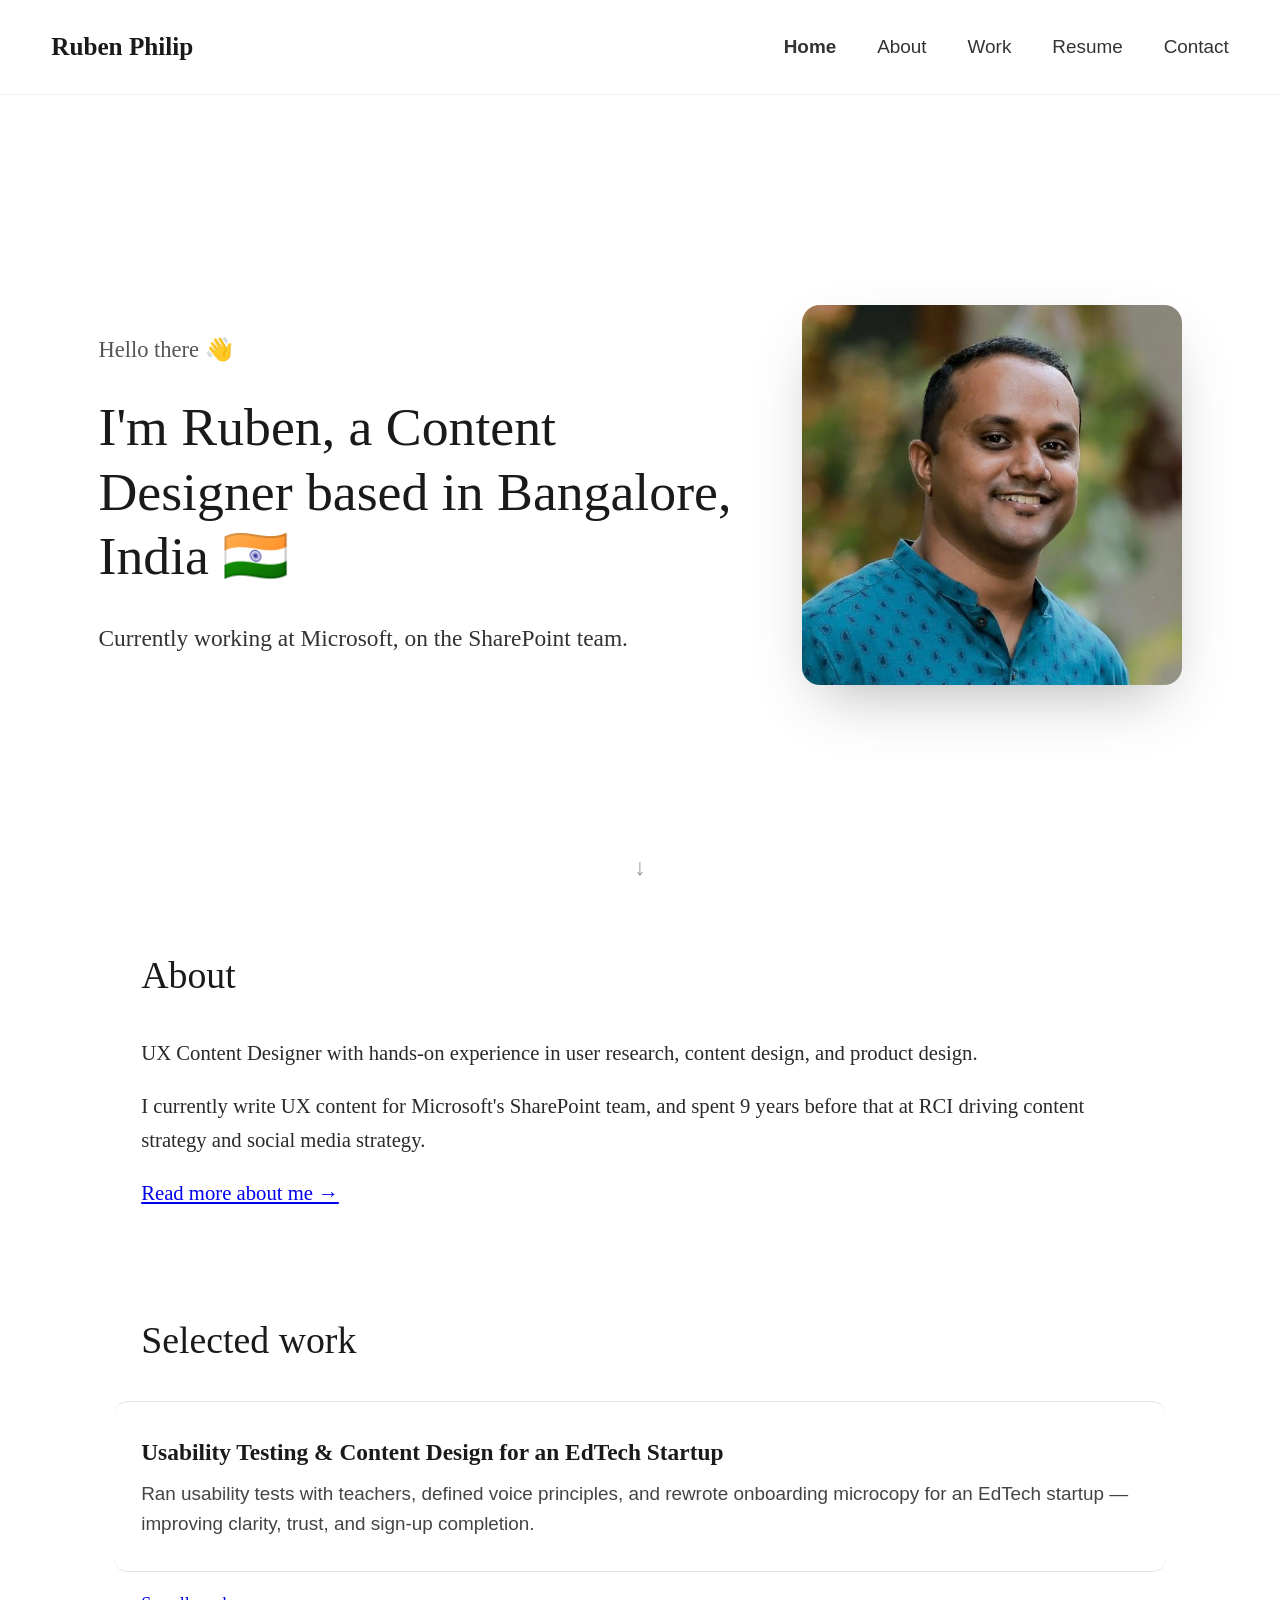
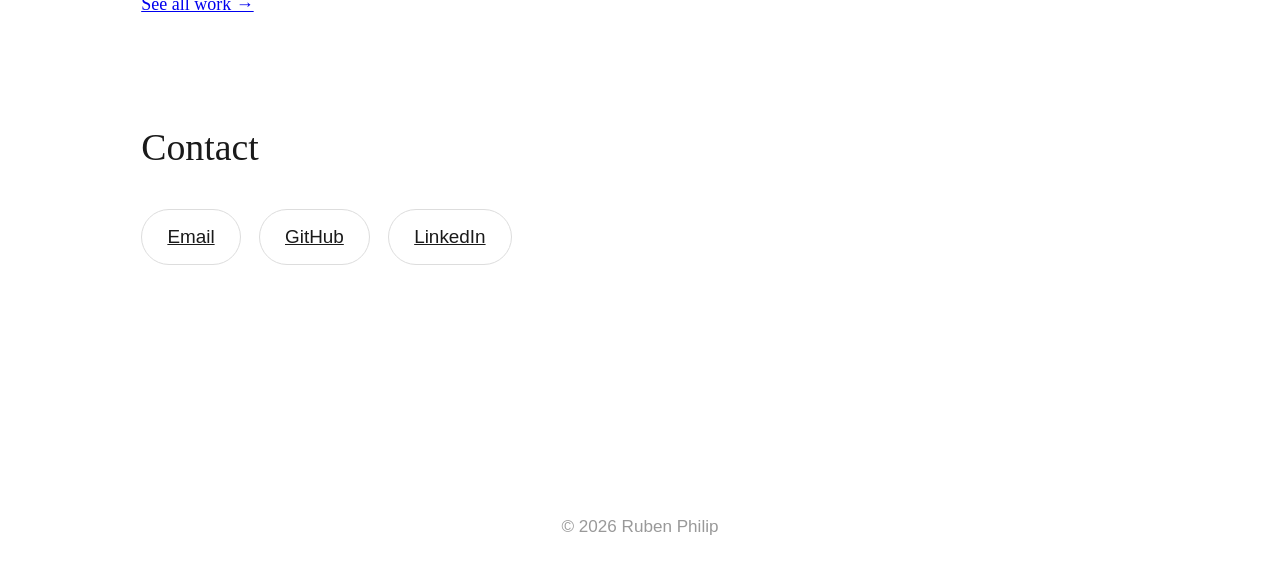
<file: index.html>
<!DOCTYPE html>
<html lang="en">
<head>
<meta charset="UTF-8">
<meta name="viewport" content="width=device-width, initial-scale=1.0">
<title>Ruben Philip - Content Designer</title>
<meta name="description" content="Ruben Philip is a UX Content Designer based in Bangalore, India, currently working at Microsoft on the SharePoint team.">
<meta property="og:title" content="Ruben Philip - Content Designer">
<meta property="og:description" content="UX Content Designer based in Bangalore, India, currently working at Microsoft on the SharePoint team.">
<meta property="og:image" content="https://rubencyriacphilip.github.io/ruben.jpg">
<meta property="og:type" content="website">
<meta property="og:url" content="https://rubencyriacphilip.github.io/index.html">
<meta name="twitter:card" content="summary">
<link rel="icon" href="ruben.jpg">
<link rel="stylesheet" href="styles.css">
</head>
<body>
  <nav class="nav">
    <a class="brand" href="index.html">Ruben Philip</a>
    <div class="links">
      <a class="active" href="index.html">Home</a>
      <a href="about.html">About</a>
      <a href="work.html">Work</a>
      <a href="resume.html">Resume</a>
      <a href="index.html#contact">Contact</a>
    </div>
  </nav>

  <div class="hero">
    <div class="hero-text">
      <p class="greeting">Hello there 👋</p>
      <h1>I'm Ruben, a Content Designer based in Bangalore, India 🇮🇳</h1>
      <p class="subtext">Currently working at Microsoft, on the SharePoint team.</p>
    </div>
    <div class="avatar"><img src="ruben.jpg" alt="Ruben Philip"></div>
    <a href="#about" class="scroll-hint" aria-label="Scroll to about section">&#8595;</a>
  </div>

  <main>
    <section id="about">
      <h2>About</h2>
      <div class="about">
        <p>UX Content Designer with hands-on experience in user research, content design, and product design.</p>
        <p>I currently write UX content for Microsoft's SharePoint team, and spent 9 years before that at RCI driving content strategy and social media strategy.</p>
        <p><a href="about.html">Read more about me →</a></p>
      </div>
    </section>

    <section id="work">
      <h2>Selected work</h2>
      <a class="work-item" href="work/project-1.html">
        <h3>Usability Testing &amp; Content Design for an EdTech Startup <span class="work-arrow">→</span></h3>
        <p>Ran usability tests with teachers, defined voice principles, and rewrote onboarding microcopy for an EdTech startup — improving clarity, trust, and sign-up completion.</p>
      </a>
      <p><a href="work.html">See all work →</a></p>
    </section>

    <section id="contact">
      <h2>Contact</h2>
      <div class="contact-links">
        <a href="mailto:rubencyriacphilip@gmail.com">Email</a>
        <a href="https://github.com/rubencyriacphilip" target="_blank" rel="noopener">GitHub</a>
        <a href="https://www.linkedin.com/in/rubenphilip/" target="_blank" rel="noopener">LinkedIn</a>
      </div>
    </section>
  </main>

  <footer>
    <p>&copy; 2026 Ruben Philip</p>
  </footer>
</body>
</html>
</file>
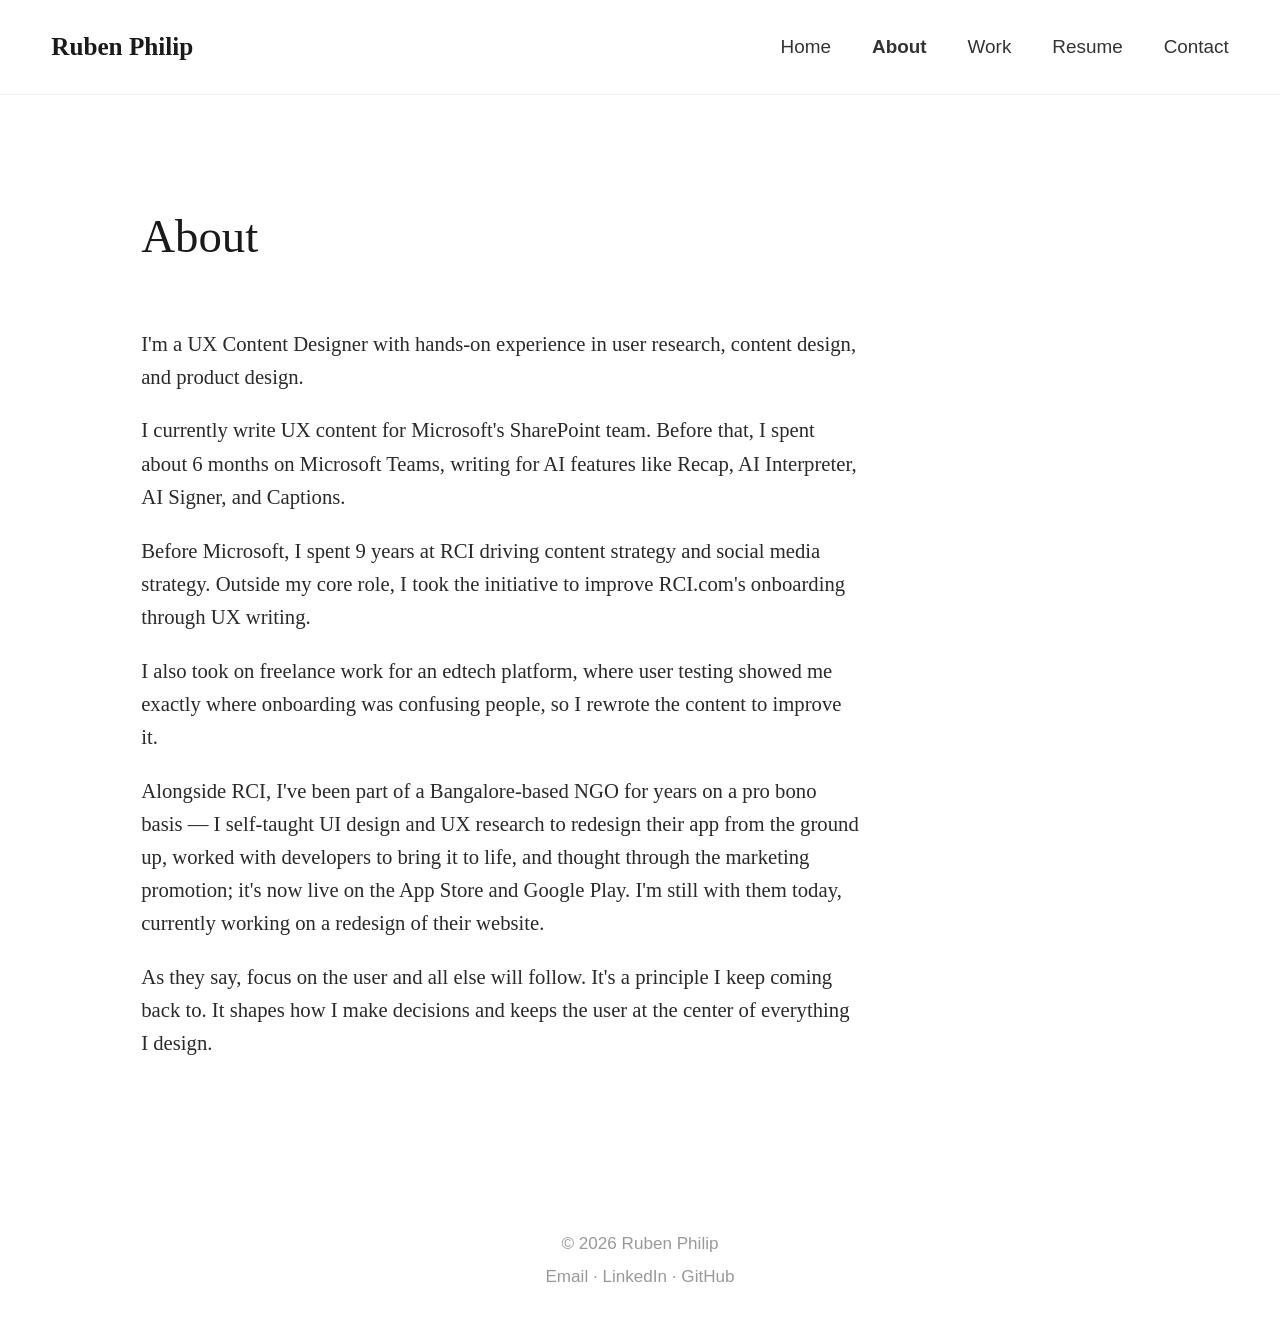
<file: about.html>
<!DOCTYPE html>
<html lang="en">
<head>
<meta charset="UTF-8">
<meta name="viewport" content="width=device-width, initial-scale=1.0">
<title>About - Ruben Philip</title>
<meta name="description" content="UX Content Designer with hands-on experience in user research, content design, and product design. Currently writing content for Microsoft SharePoint.">
<meta property="og:title" content="About - Ruben Philip">
<meta property="og:description" content="UX Content Designer with hands-on experience in user research, content design, and product design.">
<meta property="og:image" content="https://rubencyriacphilip.github.io/ruben.jpg">
<meta property="og:type" content="website">
<meta property="og:url" content="https://rubencyriacphilip.github.io/about.html">
<meta name="twitter:card" content="summary">
<link rel="icon" href="ruben.jpg">
<link rel="stylesheet" href="styles.css">
</head>
<body>
  <nav class="nav">
    <a class="brand" href="index.html">Ruben Philip</a>
    <div class="links">
      <a href="index.html">Home</a>
      <a class="active" href="about.html">About</a>
      <a href="work.html">Work</a>
      <a href="resume.html">Resume</a>
      <a href="index.html#contact">Contact</a>
    </div>
  </nav>

  <main class="subpage">
    <h1 class="page-title">About</h1>
    <div class="about about-detail">
      <p>I'm a UX Content Designer with hands-on experience in user research, content design, and product design.</p>
      <p>I currently write UX content for Microsoft's SharePoint team. Before that, I spent about 6 months on Microsoft Teams, writing for AI features like Recap, AI Interpreter, AI Signer, and Captions.</p>
      <p>Before Microsoft, I spent 9 years at RCI driving content strategy and social media strategy. Outside my core role, I took the initiative to improve RCI.com's onboarding through UX writing.</p>
      <p>I also took on freelance work for an edtech platform, where user testing showed me exactly where onboarding was confusing people, so I rewrote the content to improve it.</p>
      <p>Alongside RCI, I've been part of a Bangalore-based NGO for years on a pro bono basis — I self-taught UI design and UX research to redesign their app from the ground up, worked with developers to bring it to life, and thought through the marketing promotion; it's now live on the App Store and Google Play. I'm still with them today, currently working on a redesign of their website.</p>
      <p>As they say, focus on the user and all else will follow. It's a principle I keep coming back to. It shapes how I make decisions and keeps the user at the center of everything I design.</p>
    </div>
  </main>

  <footer>
    <p>&copy; 2026 Ruben Philip</p>
    <p class="footer-links"><a href="mailto:rubencyriacphilip@gmail.com">Email</a> &middot; <a href="https://www.linkedin.com/in/rubenphilip/" target="_blank" rel="noopener">LinkedIn</a> &middot; <a href="https://github.com/rubencyriacphilip" target="_blank" rel="noopener">GitHub</a></p>
  </footer>
</body>
</html>
</file>
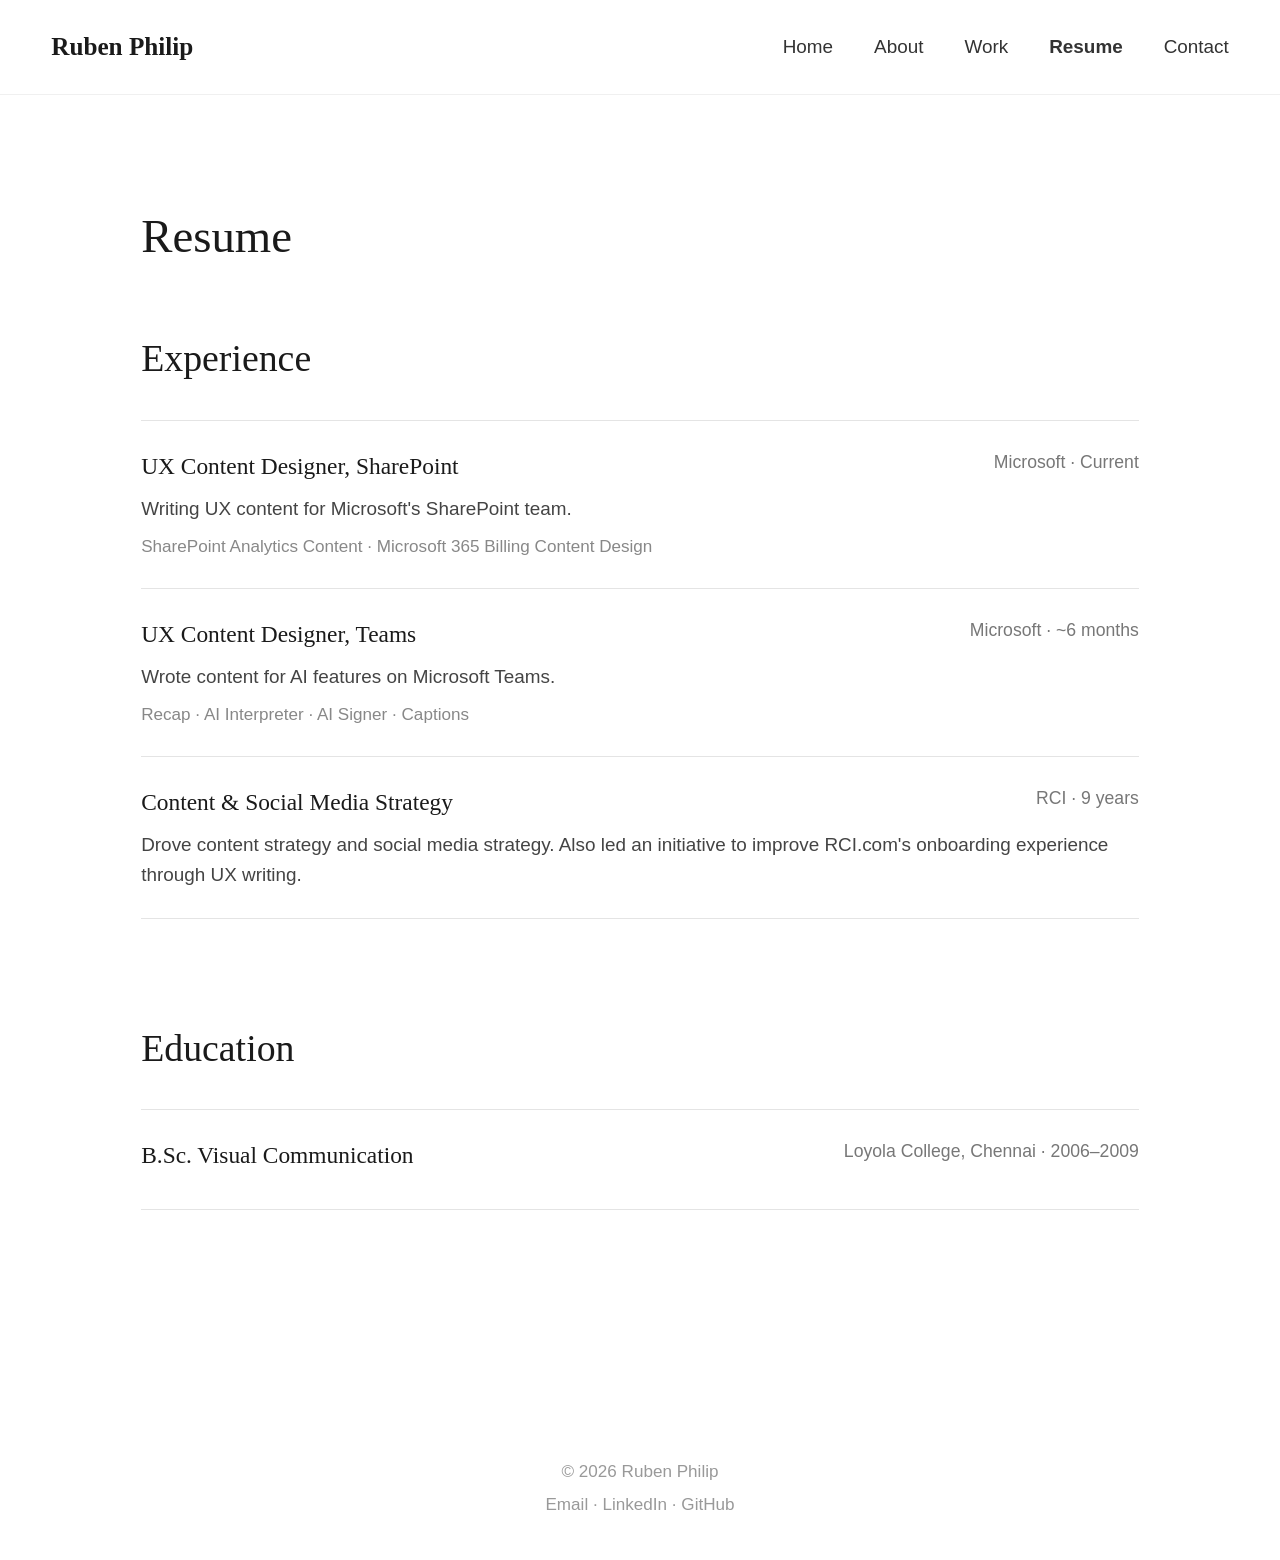
<file: resume.html>
<!DOCTYPE html>
<html lang="en">
<head>
<meta charset="UTF-8">
<meta name="viewport" content="width=device-width, initial-scale=1.0">
<title>Resume - Ruben Philip</title>
<meta name="description" content="Resume of Ruben Philip, UX Content Designer — experience at Microsoft (SharePoint, Teams) and RCI, plus education.">
<meta property="og:title" content="Resume - Ruben Philip">
<meta property="og:description" content="Experience and education of Ruben Philip, UX Content Designer.">
<meta property="og:image" content="https://rubencyriacphilip.github.io/ruben.jpg">
<meta property="og:type" content="website">
<meta property="og:url" content="https://rubencyriacphilip.github.io/resume.html">
<meta name="twitter:card" content="summary">
<link rel="icon" href="ruben.jpg">
<link rel="stylesheet" href="styles.css">
</head>
<body>
  <nav class="nav">
    <a class="brand" href="index.html">Ruben Philip</a>
    <div class="links">
      <a href="index.html">Home</a>
      <a href="about.html">About</a>
      <a href="work.html">Work</a>
      <a class="active" href="resume.html">Resume</a>
      <a href="index.html#contact">Contact</a>
    </div>
  </nav>

  <main class="subpage">
    <h1 class="page-title">Resume</h1>

    <section>
      <h2>Experience</h2>

      <div class="role">
        <div class="role-top">
          <span class="role-title">UX Content Designer, SharePoint</span>
          <span class="role-meta">Microsoft &middot; Current</span>
        </div>
        <p>Writing UX content for Microsoft's SharePoint team.</p>
        <p class="tags">SharePoint Analytics Content &middot; Microsoft 365 Billing Content Design</p>
      </div>

      <div class="role">
        <div class="role-top">
          <span class="role-title">UX Content Designer, Teams</span>
          <span class="role-meta">Microsoft &middot; ~6 months</span>
        </div>
        <p>Wrote content for AI features on Microsoft Teams.</p>
        <p class="tags">Recap &middot; AI Interpreter &middot; AI Signer &middot; Captions</p>
      </div>

      <div class="role">
        <div class="role-top">
          <span class="role-title">Content &amp; Social Media Strategy</span>
          <span class="role-meta">RCI &middot; 9 years</span>
        </div>
        <p>Drove content strategy and social media strategy. Also led an initiative to improve RCI.com's onboarding experience through UX writing.</p>
      </div>
    </section>

    <section>
      <h2>Education</h2>
      <div class="role">
        <div class="role-top">
          <span class="role-title">B.Sc. Visual Communication</span>
          <span class="role-meta">Loyola College, Chennai &middot; 2006–2009</span>
        </div>
      </div>
    </section>
  </main>

  <footer>
    <p>&copy; 2026 Ruben Philip</p>
    <p class="footer-links"><a href="mailto:rubencyriacphilip@gmail.com">Email</a> &middot; <a href="https://www.linkedin.com/in/rubenphilip/" target="_blank" rel="noopener">LinkedIn</a> &middot; <a href="https://github.com/rubencyriacphilip" target="_blank" rel="noopener">GitHub</a></p>
  </footer>
</body>
</html>
</file>
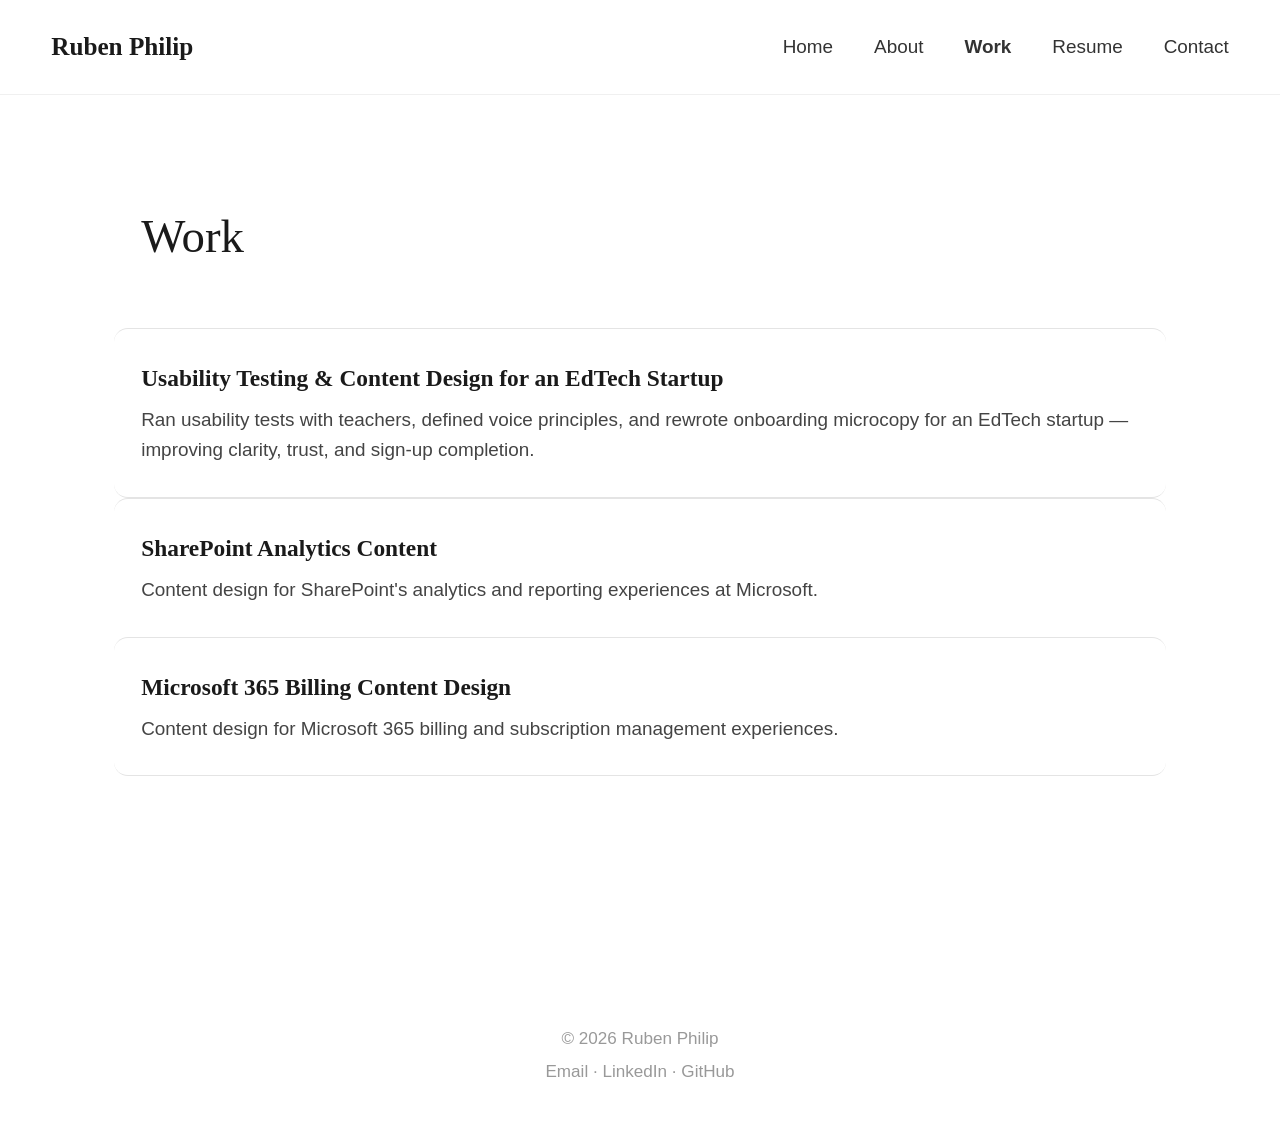
<file: work.html>
<!DOCTYPE html>
<html lang="en">
<head>
<meta charset="UTF-8">
<meta name="viewport" content="width=device-width, initial-scale=1.0">
<title>Work - Ruben Philip</title>
<meta name="description" content="Selected content design work by Ruben Philip, including UX research, content strategy, and product design projects.">
<meta property="og:title" content="Work - Ruben Philip">
<meta property="og:description" content="Selected content design work by Ruben Philip.">
<meta property="og:image" content="https://rubencyriacphilip.github.io/ruben.jpg">
<meta property="og:type" content="website">
<meta property="og:url" content="https://rubencyriacphilip.github.io/work.html">
<meta name="twitter:card" content="summary">
<link rel="icon" href="ruben.jpg">
<link rel="stylesheet" href="styles.css">
</head>
<body>
  <nav class="nav">
    <a class="brand" href="index.html">Ruben Philip</a>
    <div class="links">
      <a href="index.html">Home</a>
      <a href="about.html">About</a>
      <a class="active" href="work.html">Work</a>
      <a href="resume.html">Resume</a>
      <a href="index.html#contact">Contact</a>
    </div>
  </nav>

  <main class="subpage">
    <h1 class="page-title">Work</h1>
    <section>
      <a class="work-item" href="work/project-1.html">
        <h3>Usability Testing &amp; Content Design for an EdTech Startup <span class="work-arrow">→</span></h3>
        <p>Ran usability tests with teachers, defined voice principles, and rewrote onboarding microcopy for an EdTech startup — improving clarity, trust, and sign-up completion.</p>
      </a>
      <div class="work-item">
        <h3>SharePoint Analytics Content</h3>
        <p>Content design for SharePoint's analytics and reporting experiences at Microsoft.</p>
      </div>
      <div class="work-item">
        <h3>Microsoft 365 Billing Content Design</h3>
        <p>Content design for Microsoft 365 billing and subscription management experiences.</p>
      </div>
    </section>
  </main>

  <footer>
    <p>&copy; 2026 Ruben Philip</p>
    <p class="footer-links"><a href="mailto:rubencyriacphilip@gmail.com">Email</a> &middot; <a href="https://www.linkedin.com/in/rubenphilip/" target="_blank" rel="noopener">LinkedIn</a> &middot; <a href="https://github.com/rubencyriacphilip" target="_blank" rel="noopener">GitHub</a></p>
  </footer>
</body>
</html>
</file>
<file: styles.css>
* { box-sizing: border-box; }
html { font-size: 112.5%; scroll-behavior: smooth; }
body {
  margin: 0;
  color: #1a1a1a;
  background: #ffffff;
  font-family: Georgia, 'Times New Roman', serif;
  line-height: 1.6;
}
.nav {
  display: flex;
  justify-content: space-between;
  align-items: center;
  padding: 1.5rem clamp(1.5rem, 4vw, 4rem);
  font-family: -apple-system, BlinkMacSystemFont, 'Segoe UI', Arial, sans-serif;
  position: sticky;
  top: 0;
  background: rgba(255,255,255,0.85);
  backdrop-filter: blur(10px);
  -webkit-backdrop-filter: blur(10px);
  border-bottom: 1px solid rgba(0,0,0,0.06);
  z-index: 10;
}
.nav .brand {
  font-family: Georgia, 'Times New Roman', serif;
  font-weight: 700;
  font-size: 1.4rem;
  color: #1a1a1a;
  text-decoration: none;
}
.nav .links a {
  color: #333;
  text-decoration: none;
  margin-left: 2rem;
  font-size: 1.05rem;
}
.nav .links a:hover { text-decoration: underline; }
.nav .links a.active { font-weight: 700; }

.hero {
  display: flex;
  align-items: center;
  justify-content: center;
  gap: 3.5rem;
  padding: clamp(2rem, 6vh, 4rem) clamp(1.5rem, 4vw, 4rem) 4rem;
  max-width: 1220px;
  margin: 0 auto;
  min-height: calc(100vh - 82px);
  position: relative;
}
.hero-text { max-width: 640px; }
.greeting {
  color: #555;
  font-size: 1.25rem;
  margin-bottom: 1.5rem;
}
.hero h1 {
  font-size: clamp(2.8rem, 4.2vw, 3.75rem);
  line-height: 1.2;
  margin: 0 0 1.75rem;
  font-weight: 400;
}
.hero .subtext {
  font-size: 1.3rem;
  color: #333;
}
.avatar {
  flex-shrink: 0;
  width: 380px;
  height: 380px;
  border-radius: 18px;
  overflow: hidden;
  background: #fce8d6;
  box-shadow: 0 25px 60px -20px rgba(0,0,0,0.3);
}
.avatar img {
  width: 100%;
  height: 100%;
  object-fit: cover;
  display: block;
}

main {
  max-width: 1100px;
  margin: 0 auto;
  padding: 0 clamp(1.5rem, 4vw, 4rem) 6rem;
}
section { margin-bottom: 5.5rem; scroll-margin-top: 6rem; }
section h2 {
  font-size: 2.1rem;
  font-weight: 400;
  margin-bottom: 1.75rem;
}

.about p {
  font-size: 1.15rem;
  color: #2a2a2a;
  margin: 0 0 1.15rem;
}

.role {
  padding: 1.5rem 0;
  border-top: 1px solid #e4e4e4;
}
.role:last-child { border-bottom: 1px solid #e4e4e4; }
.role-top {
  display: flex;
  justify-content: space-between;
  flex-wrap: wrap;
  gap: 0.5rem;
  margin-bottom: 0.4rem;
}
.role-title { font-size: 1.3rem; }
.role-meta {
  font-family: -apple-system, BlinkMacSystemFont, 'Segoe UI', Arial, sans-serif;
  color: #777;
  font-size: 0.98rem;
  white-space: nowrap;
}
.role p {
  font-family: -apple-system, BlinkMacSystemFont, 'Segoe UI', Arial, sans-serif;
  color: #444;
  font-size: 1.05rem;
  margin: 0.5rem 0 0;
}
.role .tags {
  font-family: -apple-system, BlinkMacSystemFont, 'Segoe UI', Arial, sans-serif;
  color: #888;
  font-size: 0.95rem;
  margin-top: 0.5rem;
}

.work-item {
  display: block;
  padding: 1.75rem 1.5rem;
  margin: 0 -1.5rem;
  border-top: 1px solid #e4e4e4;
  color: inherit;
  text-decoration: none;
  border-radius: 14px;
  transition: background 0.2s ease, transform 0.2s ease, box-shadow 0.2s ease;
}
.work-item:last-of-type { border-bottom: 1px solid #e4e4e4; }
a.work-item:hover { background: #f7f6f4; cursor: pointer; transform: translateY(-3px); box-shadow: 0 16px 36px -22px rgba(0,0,0,0.35); }
.work-item h3 {
  display: flex;
  align-items: center;
  gap: 0.5rem;
  font-size: 1.3rem;
  font-weight: 700;
  margin: 0 0 0.4rem;
}
.work-arrow {
  opacity: 0;
  transform: translateX(-4px);
  transition: opacity 0.15s ease, transform 0.15s ease;
  font-weight: 400;
}
a.work-item:hover .work-arrow {
  opacity: 1;
  transform: translateX(0);
}
.work-item p {
  font-family: -apple-system, BlinkMacSystemFont, 'Segoe UI', Arial, sans-serif;
  color: #444;
  font-size: 1.05rem;
  margin: 0;
}

.contact-links {
  font-family: -apple-system, BlinkMacSystemFont, 'Segoe UI', Arial, sans-serif;
  display: flex;
  flex-wrap: wrap;
  gap: 1rem;
  font-size: 1.05rem;
}
.contact-links a { color: #1a1a1a; display: inline-block; padding: 0.65rem 1.4rem; border: 1px solid #ddd; border-radius: 999px; transition: background 0.2s ease, color 0.2s ease, border-color 0.2s ease; }
.contact-links a:hover { text-decoration: none; background: #1a1a1a; color: #fff; border-color: #1a1a1a; }

footer {
  font-family: -apple-system, BlinkMacSystemFont, 'Segoe UI', Arial, sans-serif;
  text-align: center;
  padding: 2rem;
  color: #999;
  font-size: 0.95rem;
}
footer p { margin: 0.3rem 0; }
footer a { color: #999; text-decoration: none; }
footer a:hover { color: #1a1a1a; text-decoration: underline; }

a:focus-visible, button:focus-visible {
  outline: 2px solid #1a1a1a;
  outline-offset: 3px;
  border-radius: 2px;
}

main.subpage { padding-top: 4rem; }
.page-title { font-size: 2.6rem; font-weight: 400; margin-bottom: 3rem; }
.about-detail p { max-width: 720px; }

@media (max-width: 720px) {
  .hero { flex-direction: column-reverse; padding: 2.5rem 1.5rem 3rem; gap: 1.5rem; min-height: auto; }
  .nav { padding: 1.25rem 1.5rem; }
  .nav .links a { margin-left: 1rem; }
  main { padding: 0 1.5rem 4rem; }
  .avatar { width: 260px; height: 260px; }
  .hero h1 { font-size: 2.1rem; }
  .scroll-hint { display: none; }
  main.subpage { padding-top: 2.5rem; }
  .page-title { font-size: 2rem; }
}
.scroll-hint {
  position: absolute;
  bottom: 1.5rem;
  left: 50%;
  transform: translateX(-50%);
  color: #999;
  font-size: 1.3rem;
  text-decoration: none;
  animation: bounce 2s infinite;
}
.scroll-hint:hover { color: #1a1a1a; }
@keyframes bounce {
  0%, 100% { transform: translateX(-50%) translateY(0); }
  50% { transform: translateX(-50%) translateY(8px); }
}
</file>
